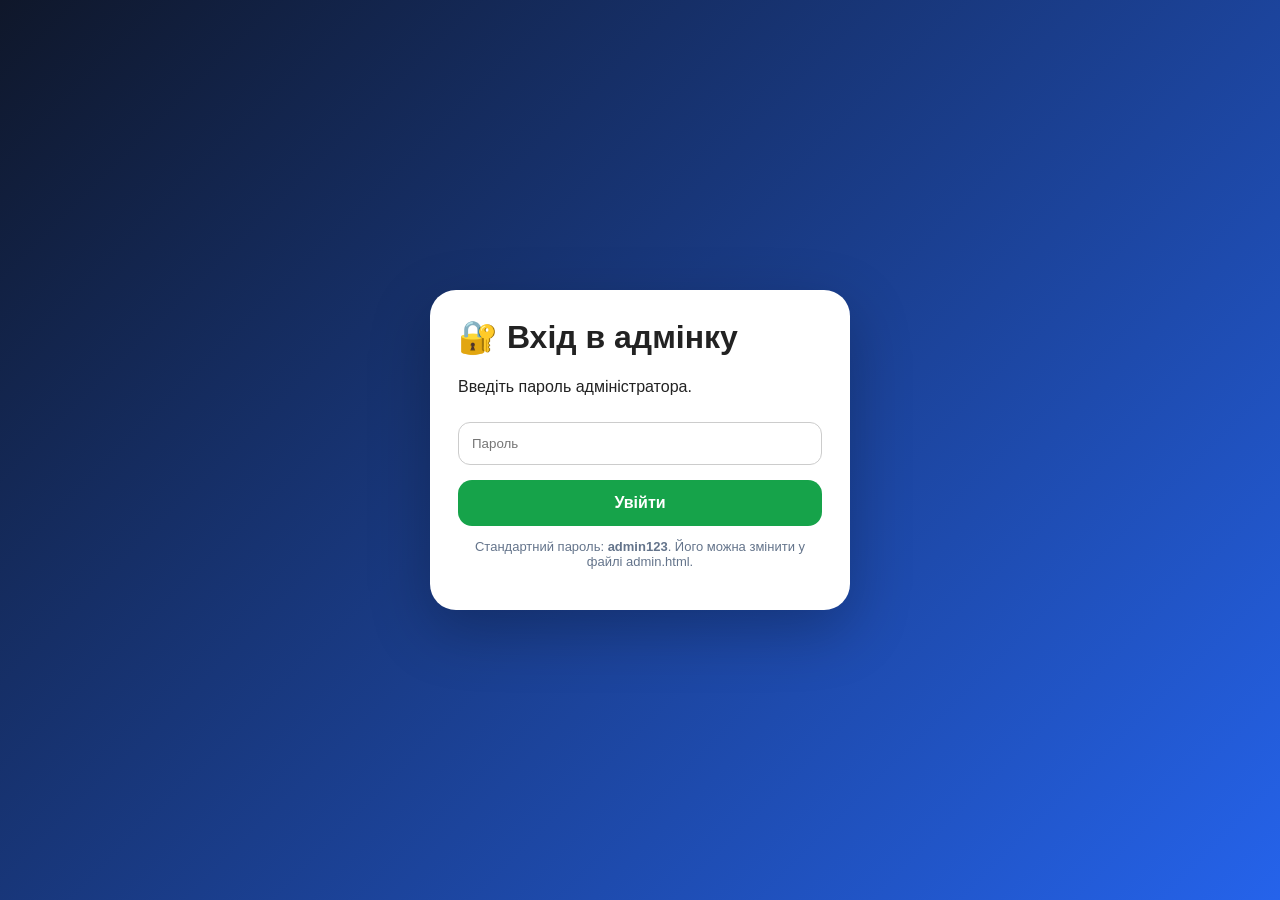
<file: admin.html>
<!DOCTYPE html>
<html lang="uk">
<head>
  <meta charset="UTF-8" />
  <meta name="viewport" content="width=device-width, initial-scale=1.0" />
  <title>Адмін-панель — BOBRO Shop</title>
  <link rel="stylesheet" href="style.css" />
</head>
<body class="admin-body">
  <div id="loginScreen" class="login-screen">
    <div class="login-card">
      <h1>🔐 Вхід в адмінку</h1>
      <p>Введіть пароль адміністратора.</p>
      <input id="adminPassword" type="password" placeholder="Пароль" onkeydown="if(event.key==='Enter') loginAdmin()" />
      <button onclick="loginAdmin()">Увійти</button>
      <p class="small-note">Стандартний пароль: <b>admin123</b>. Його можна змінити у файлі admin.html.</p>
    </div>
  </div>

  <div id="adminPanel" class="admin-wrap" style="display:none">
    <section class="admin-hero">
      <div>
        <h1>⚙️ Адмін-панель магазину</h1>
        <p>Додавайте товари, категорії, атрибути і міняйте контакти без редагування коду.</p>
      </div>
      <a class="primary-link" href="index.html">← На сайт</a>
    </section>

    <div class="notice">
      Це демо-адмінка для GitHub Pages. Дані зберігаються у браузері на цьому компʼютері. Для справжньої адмінки для всіх користувачів потрібен сервер або база даних.
    </div>

    <div class="admin-grid">
      <section class="admin-card">
        <h2>🏪 Налаштування магазину</h2>
        <input id="shopNameInput" placeholder="Назва магазину" />
        <input id="heroTitleInput" placeholder="Заголовок головної сторінки" />
        <textarea id="heroTextInput" placeholder="Текст на головній сторінці"></textarea>
        <div class="row">
          <input id="phoneInput" placeholder="Телефон" />
          <input id="emailInput" placeholder="Email" />
        </div>
        <input id="addressInput" placeholder="Адреса" />
        <div class="row">
          <input id="telegramInput" placeholder="Telegram username без @" />
          <input id="instagramInput" placeholder="Instagram link" />
        </div>
        <button onclick="saveSettings()">Зберегти налаштування</button>
      </section>

      <section class="admin-card">
        <h2>📂 Категорії</h2>
        <div class="row">
          <input id="categoryInput" placeholder="Нова категорія" />
          <button onclick="addCategory()">Додати</button>
        </div>
        <div id="categoryList"></div>
      </section>
    </div>

    <div class="admin-grid" style="margin-top:20px">
      <section class="admin-card">
        <h2>➕ Додати / редагувати товар</h2>
        <input id="productId" type="hidden" />
        <input id="productName" placeholder="Назва товару" />
        <div class="row">
          <select id="productCategory"></select>
          <input id="productImage" placeholder="Фото: посилання або images/nazva.jpg" />
        </div>
        <p class="small-note">Фото можна вставити як пряме посилання на картинку або завантажити фото в GitHub у папку <b>images</b> і тут написати, наприклад: <b>images/phone.jpg</b></p>
        <div class="row">
          <input id="productPrice" type="number" placeholder="Ціна ₴" />
          <input id="productOldPrice" type="number" placeholder="Стара ціна ₴" />
        </div>
        <input id="productStock" type="number" placeholder="Кількість на складі" />
        <textarea id="productDescription" placeholder="Опис товару"></textarea>
        <textarea id="productAttributes" placeholder="Атрибути, кожен з нового рядка. Наприклад:&#10;Колір: Чорний&#10;Розмір: XL&#10;Гарантія: 12 міс"></textarea>
        <button onclick="saveProduct()">Зберегти товар</button>
      </section>

      <section class="admin-card">
        <h2>📦 Товари</h2>
        <div id="productList"></div>
      </section>
    </div>

    <div class="admin-grid" style="margin-top:20px">
      <section class="admin-card">
        <h2>💾 Експорт / імпорт</h2>
        <p>Можна скопіювати всі дані магазину і перенести в інший браузер.</p>
        <textarea id="backupBox" placeholder="Тут буде JSON з даними"></textarea>
        <button onclick="exportData()">Експортувати дані</button>
        <button onclick="importData()">Імпортувати з поля</button>
      </section>

      <section class="admin-card">
        <h2>🧹 Скидання</h2>
        <p>Повернути стандартні товари, категорії та контакти.</p>
        <button class="danger" onclick="resetStore()">Скинути магазин</button>
      </section>
    </div>
  </div>

  <script src="script.js"></script>
  <script>
    const ADMIN_PASSWORD = 'admin123';
    function loginAdmin(){
      if(adminPassword.value === ADMIN_PASSWORD){
        sessionStorage.setItem('admin_ok','yes');
        loginScreen.style.display='none';
        adminPanel.style.display='block';
        initAdmin();
      } else {
        alert('Невірний пароль');
      }
    }
    function checkAdmin(){
      if(sessionStorage.getItem('admin_ok') === 'yes'){
        loginScreen.style.display='none';
        adminPanel.style.display='block';
        initAdmin();
      }
    }
    function initAdmin(){ fillSettings(); renderAdminCategories(); renderCategorySelect(); renderAdminProducts(); }
    function fillSettings(){ const s=loadData().settings; shopNameInput.value=s.shopName; heroTitleInput.value=s.heroTitle; heroTextInput.value=s.heroText; phoneInput.value=s.phone; emailInput.value=s.email; addressInput.value=s.address; telegramInput.value=s.telegram; instagramInput.value=s.instagram; }
    function saveSettings(){ const data=loadData(); data.settings={shopName:shopNameInput.value,heroTitle:heroTitleInput.value,heroText:heroTextInput.value,phone:phoneInput.value,email:emailInput.value,address:addressInput.value,telegram:telegramInput.value.replace('@',''),instagram:instagramInput.value}; saveData(data); alert('Налаштування збережено'); }
    function renderAdminCategories(){ const data=loadData(); categoryList.innerHTML=data.categories.map((c,i)=>`<p><span class="pill">${c}</span> <button class="danger small-btn" onclick="deleteCategory(${i})">Видалити</button></p>`).join(''); }
    function addCategory(){ const name=categoryInput.value.trim(); if(!name) return; const data=loadData(); if(!data.categories.includes(name)) data.categories.push(name); saveData(data); categoryInput.value=''; renderAdminCategories(); renderCategorySelect(); }
    function deleteCategory(i){ const data=loadData(); if(!confirm('Видалити категорію?')) return; data.categories.splice(i,1); saveData(data); renderAdminCategories(); renderCategorySelect(); renderAdminProducts(); }
    function renderCategorySelect(){ const data=loadData(); productCategory.innerHTML=data.categories.map(c=>`<option>${c}</option>`).join(''); }
    function parseAttrs(text){ const obj={}; text.split('\n').forEach(line=>{ const [k,...v]=line.split(':'); if(k && v.length) obj[k.trim()]=v.join(':').trim(); }); return obj; }
    function attrsToText(attrs){ return Object.entries(attrs||{}).map(([k,v])=>`${k}: ${v}`).join('\n'); }
    function saveProduct(){ const data=loadData(); const id=productId.value ? Number(productId.value) : Date.now(); const product={id,name:productName.value,category:productCategory.value,price:Number(productPrice.value||0),oldPrice:Number(productOldPrice.value||0),stock:Number(productStock.value||0),image:productImage.value,description:productDescription.value,attributes:parseAttrs(productAttributes.value)}; if(!product.name) return alert('Введіть назву товару'); const idx=data.products.findIndex(p=>p.id===id); if(idx>=0) data.products[idx]=product; else data.products.push(product); saveData(data); clearProductForm(); renderAdminProducts(); alert('Товар збережено'); }
    function editProduct(id){ const p=loadData().products.find(x=>x.id===id); if(!p) return; productId.value=p.id; productName.value=p.name; productCategory.value=p.category; productImage.value=p.image; productPrice.value=p.price; productOldPrice.value=p.oldPrice||''; productStock.value=p.stock||''; productDescription.value=p.description||''; productAttributes.value=attrsToText(p.attributes); scrollTo({top:0,behavior:'smooth'}); }
    function deleteProduct(id){ const data=loadData(); if(!confirm('Видалити товар?')) return; data.products=data.products.filter(p=>p.id!==id); saveData(data); renderAdminProducts(); }
    function clearProductForm(){ productId.value=''; productName.value=''; productImage.value=''; productPrice.value=''; productOldPrice.value=''; productStock.value=''; productDescription.value=''; productAttributes.value=''; }
    function renderAdminProducts(){ const data=loadData(); productList.innerHTML=data.products.map(p=>`<div class="list-item"><img src="${p.image}" alt=""><div><b>${p.name}</b><br><span>${p.category} · ${p.price} ₴ · склад ${p.stock||0}</span></div><div><button class="small-btn" onclick="editProduct(${p.id})">✏️</button><button class="danger small-btn" onclick="deleteProduct(${p.id})">🗑️</button></div></div>`).join(''); }
    function exportData(){ backupBox.value=JSON.stringify(loadData(),null,2); backupBox.select(); }
    function importData(){ try{ const data=JSON.parse(backupBox.value); saveData(data); initAdmin(); alert('Дані імпортовано'); }catch{ alert('Помилка JSON'); } }
    function resetStore(){ if(!confirm('Скинути всі дані?')) return; localStorage.removeItem(STORE_KEY); location.reload(); }
    checkAdmin();
  </script>
</body>
</html>
</file>
<file: style.css>
:root{--bg:#f5f7fb;--dark:#0f172a;--card:#fff;--blue:#2563eb;--green:#16a34a;--yellow:#facc15;--muted:#64748b;--line:#e2e8f0}*{box-sizing:border-box}body{margin:0;font-family:Arial,sans-serif;background:var(--bg);color:#222}.header{display:flex;justify-content:space-between;align-items:center;gap:14px;padding:16px 30px;background:rgba(15,23,42,.96);backdrop-filter:blur(14px);color:#fff;position:sticky;top:0;z-index:10;box-shadow:0 6px 22px rgba(0,0,0,.18)}.logo{font-size:24px;font-weight:800;color:#fff;text-decoration:none}.nav{display:flex;gap:16px}.nav a{color:#dbeafe;text-decoration:none;font-weight:700}.cart-btn,.primary-link{background:var(--yellow);border:none;padding:11px 16px;border-radius:12px;font-weight:800;cursor:pointer;color:#111827;text-decoration:none}.hero{text-align:center;padding:76px 20px;background:radial-gradient(circle at top left,#38bdf8,transparent 35%),linear-gradient(135deg,#2563eb,#9333ea);color:#fff}.hero-content{max-width:860px;margin:0 auto}.badge{display:inline-block;padding:8px 14px;border-radius:999px;background:rgba(255,255,255,.2);border:1px solid rgba(255,255,255,.35);font-weight:800}.badge.dark{background:#e0f2fe;color:#075985;border:none}.hero h1{font-size:48px;margin:18px 0 10px}.hero p{font-size:18px;opacity:.94}.hero-actions{display:flex;justify-content:center;gap:12px;flex-wrap:wrap;margin:24px 0}.secondary-link{padding:11px 16px;border-radius:12px;font-weight:800;color:#fff;text-decoration:none;border:1px solid rgba(255,255,255,.45)}.hero input{margin-top:8px;padding:15px 16px;width:90%;max-width:480px;border-radius:14px;border:none;font-size:16px;outline:none}.section-title{text-align:center;padding:36px 20px 0}.section-title h2{margin-bottom:6px;font-size:32px}.section-title p{color:var(--muted)}.shop-toolbar{max-width:1180px;margin:0 auto;padding:20px 30px;display:grid;grid-template-columns:1fr auto auto auto auto;gap:12px;align-items:end}.filters{display:flex;gap:10px;flex-wrap:wrap;padding:0}.filter-btn{border:1px solid var(--line);background:#fff;padding:10px 14px;border-radius:999px;cursor:pointer;font-weight:800}.filter-btn.active{background:var(--dark);color:#fff}.filter-box{display:grid;gap:6px;font-size:13px;color:var(--muted);font-weight:800}.filter-box select,.filter-box input{padding:10px 12px;border:1px solid var(--line);border-radius:12px;background:#fff}.check-filter{display:flex;gap:7px;align-items:center;background:#fff;border:1px solid var(--line);padding:10px 12px;border-radius:12px;font-weight:800}.products{display:grid;grid-template-columns:repeat(auto-fit,minmax(240px,1fr));gap:24px;padding:30px;max-width:1180px;margin:0 auto}.card{background:var(--card);border-radius:22px;padding:18px;box-shadow:0 10px 25px rgba(0,0,0,.08);transition:.2s;border:1px solid #eef2f7}.card:hover{transform:translateY(-5px)}.card img{width:100%;height:190px;object-fit:cover;border-radius:16px;background:#f1f5f9}.card h3{margin:15px 0 8px}.card .cat{color:var(--muted);font-size:14px}.attrs{display:flex;gap:7px;flex-wrap:wrap;margin:10px 0}.attr{font-size:12px;background:#eff6ff;color:#1d4ed8;border-radius:999px;padding:5px 8px}.price{font-size:24px;font-weight:900;color:var(--green)}.price small{font-size:14px;color:var(--muted);margin-left:6px}.stock{font-size:13px;color:var(--muted)}.card button{width:100%;margin-top:12px;padding:12px;border:none;background:var(--blue);color:#fff;border-radius:12px;cursor:pointer;font-weight:800}.card button:disabled{background:#94a3b8;cursor:not-allowed}.contacts{max-width:1120px;margin:20px auto 40px;background:#fff;border-radius:26px;padding:30px;display:grid;grid-template-columns:1fr 1fr;gap:20px;box-shadow:0 10px 25px rgba(0,0,0,.07)}.contacts h2{font-size:32px;margin:12px 0}.contact-grid{display:grid;gap:12px}.contact-grid a{padding:14px 16px;border:1px solid var(--line);border-radius:16px;text-decoration:none;color:#0f172a;font-weight:800;background:#f8fafc}.cart-panel{display:none;position:fixed;inset:0;background:rgba(0,0,0,.55);z-index:50;justify-content:center;align-items:center;padding:16px}.cart-box{background:#fff;width:92%;max-width:520px;max-height:90vh;overflow-y:auto;border-radius:22px;padding:24px;position:relative}.close{position:absolute;right:15px;top:10px;border:none;background:none;font-size:30px;cursor:pointer}.cart-item{display:flex;justify-content:space-between;gap:10px;border-bottom:1px solid #ddd;padding:10px 0}.cart-item button{border:none;background:transparent;cursor:pointer}.cart-box input,.cart-box textarea,.admin-card input,.admin-card textarea,.admin-card select,.login-card input{width:100%;margin-top:10px;padding:13px;border:1px solid #ccc;border-radius:12px;font-family:inherit}.cart-box textarea,.admin-card textarea{min-height:90px;resize:vertical}.order-btn,.admin-card button,.login-card button{width:100%;margin-top:15px;padding:14px;border:none;border-radius:14px;background:var(--green);color:#fff;font-size:16px;font-weight:800;cursor:pointer}.small-note{font-size:13px;color:var(--muted);text-align:center}footer{text-align:center;padding:25px;background:var(--dark);color:#fff}.admin-body{background:#eef2ff}.admin-wrap{max-width:1200px;margin:0 auto;padding:26px}.admin-hero{display:flex;justify-content:space-between;gap:16px;align-items:center;background:linear-gradient(135deg,#111827,#2563eb);color:#fff;border-radius:26px;padding:28px;margin-bottom:22px}.admin-hero h1{margin:0 0 8px}.admin-grid{display:grid;grid-template-columns:1.1fr .9fr;gap:20px}.admin-card{background:#fff;border-radius:22px;padding:20px;box-shadow:0 10px 25px rgba(0,0,0,.08);border:1px solid #eef2f7}.row{display:grid;grid-template-columns:1fr 1fr;gap:10px}.list-item{display:grid;grid-template-columns:70px 1fr auto;gap:12px;align-items:center;padding:12px;border-bottom:1px solid var(--line)}.list-item img{width:70px;height:55px;object-fit:cover;border-radius:10px;background:#f1f5f9}.danger{background:#dc2626!important}.ghost{background:#334155!important}.small-btn{width:auto!important;padding:8px 10px!important;margin:3px!important;border-radius:10px!important;font-size:14px!important}.pill{display:inline-block;background:#f1f5f9;border-radius:999px;padding:5px 8px;font-size:12px;margin:2px}.notice{background:#fff7ed;color:#9a3412;border:1px solid #fed7aa;border-radius:16px;padding:12px;margin-bottom:16px}.login-screen{min-height:100vh;display:flex;align-items:center;justify-content:center;padding:20px;background:linear-gradient(135deg,#0f172a,#2563eb)}.login-card{width:100%;max-width:420px;background:#fff;border-radius:26px;padding:28px;box-shadow:0 20px 60px rgba(0,0,0,.25)}.login-card h1{margin-top:0}@media(max-width:900px){.shop-toolbar{grid-template-columns:1fr 1fr}.filters{grid-column:1/-1}.check-filter{justify-content:center}}@media(max-width:760px){.header{padding:14px;flex-wrap:wrap}.nav{order:3;width:100%;justify-content:center}.logo{font-size:19px}.hero{padding:48px 16px}.hero h1{font-size:32px}.products{padding:16px}.contacts,.admin-grid{grid-template-columns:1fr;margin:16px}.admin-hero{display:block}.row{grid-template-columns:1fr}.list-item{grid-template-columns:55px 1fr}.list-item img{width:55px;height:45px}.shop-toolbar{grid-template-columns:1fr;padding:16px}.filters{justify-content:center}.contacts{margin:16px}}
</file>
